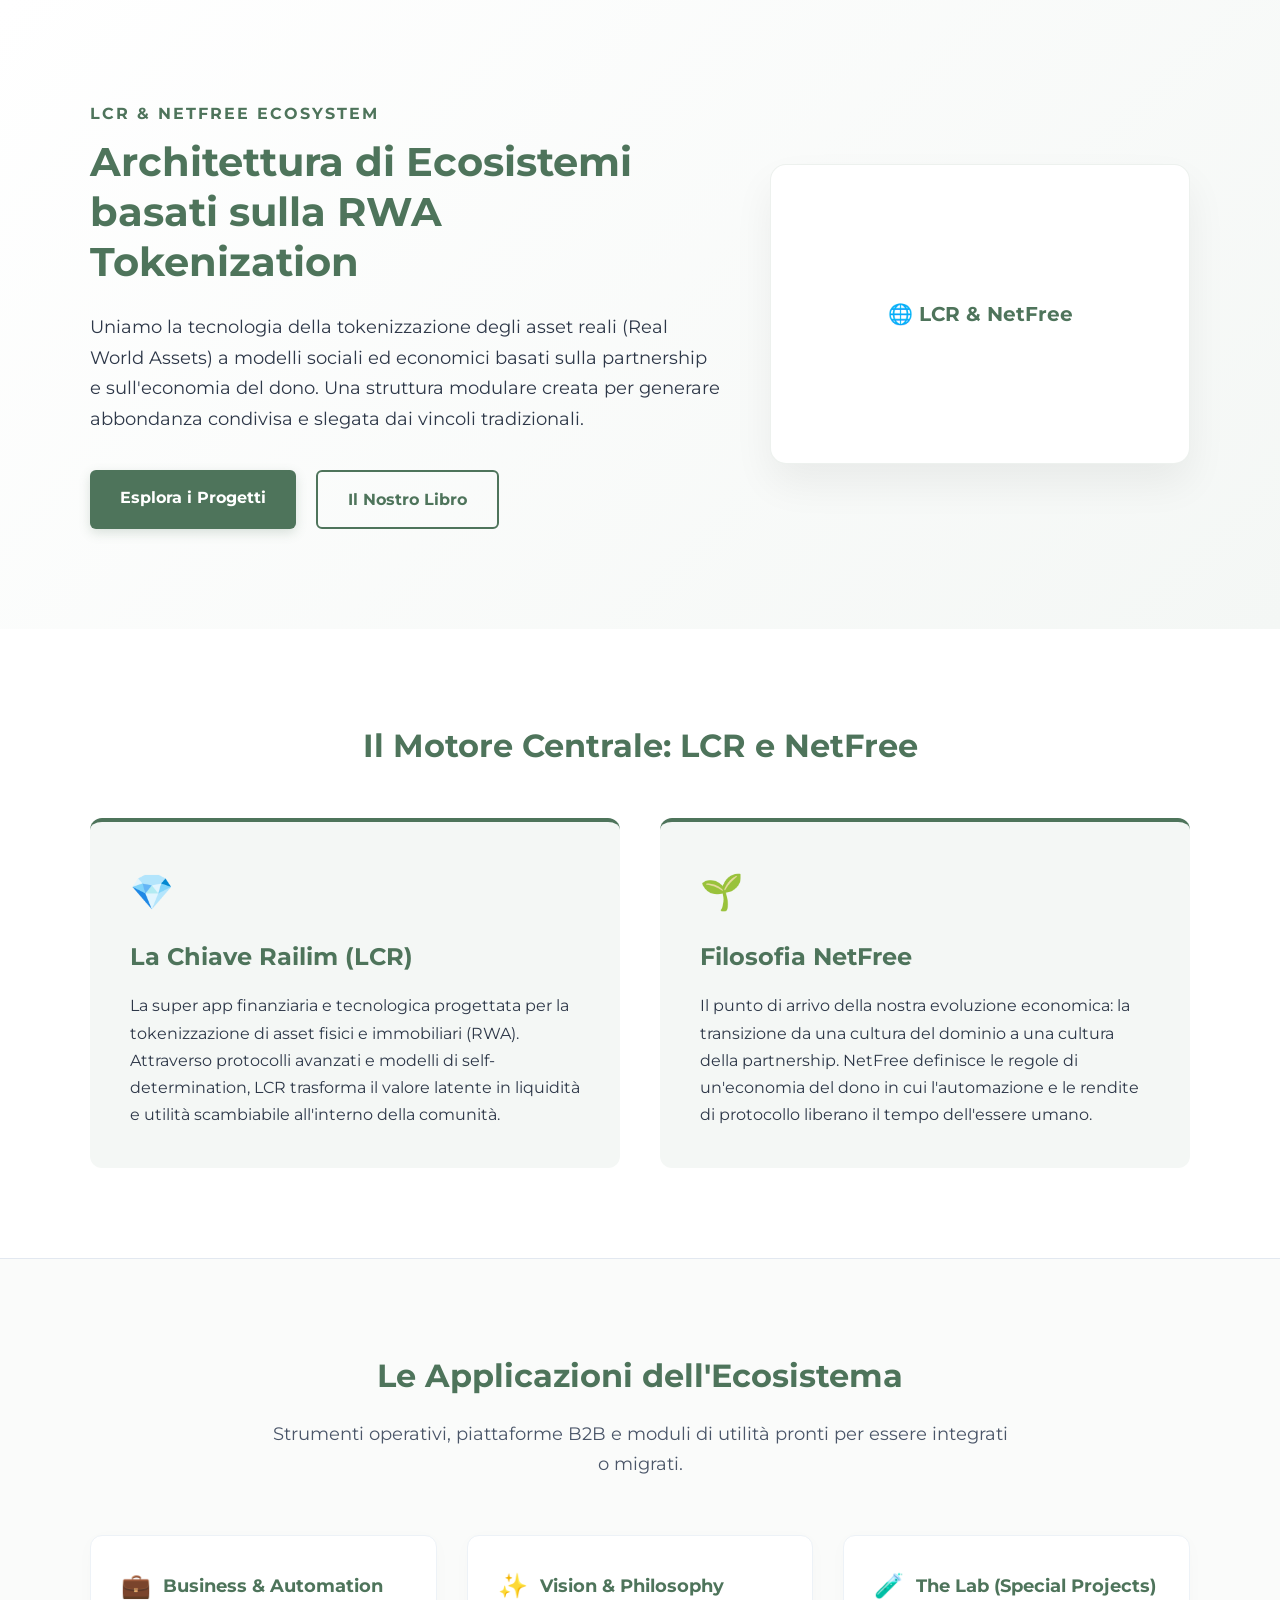
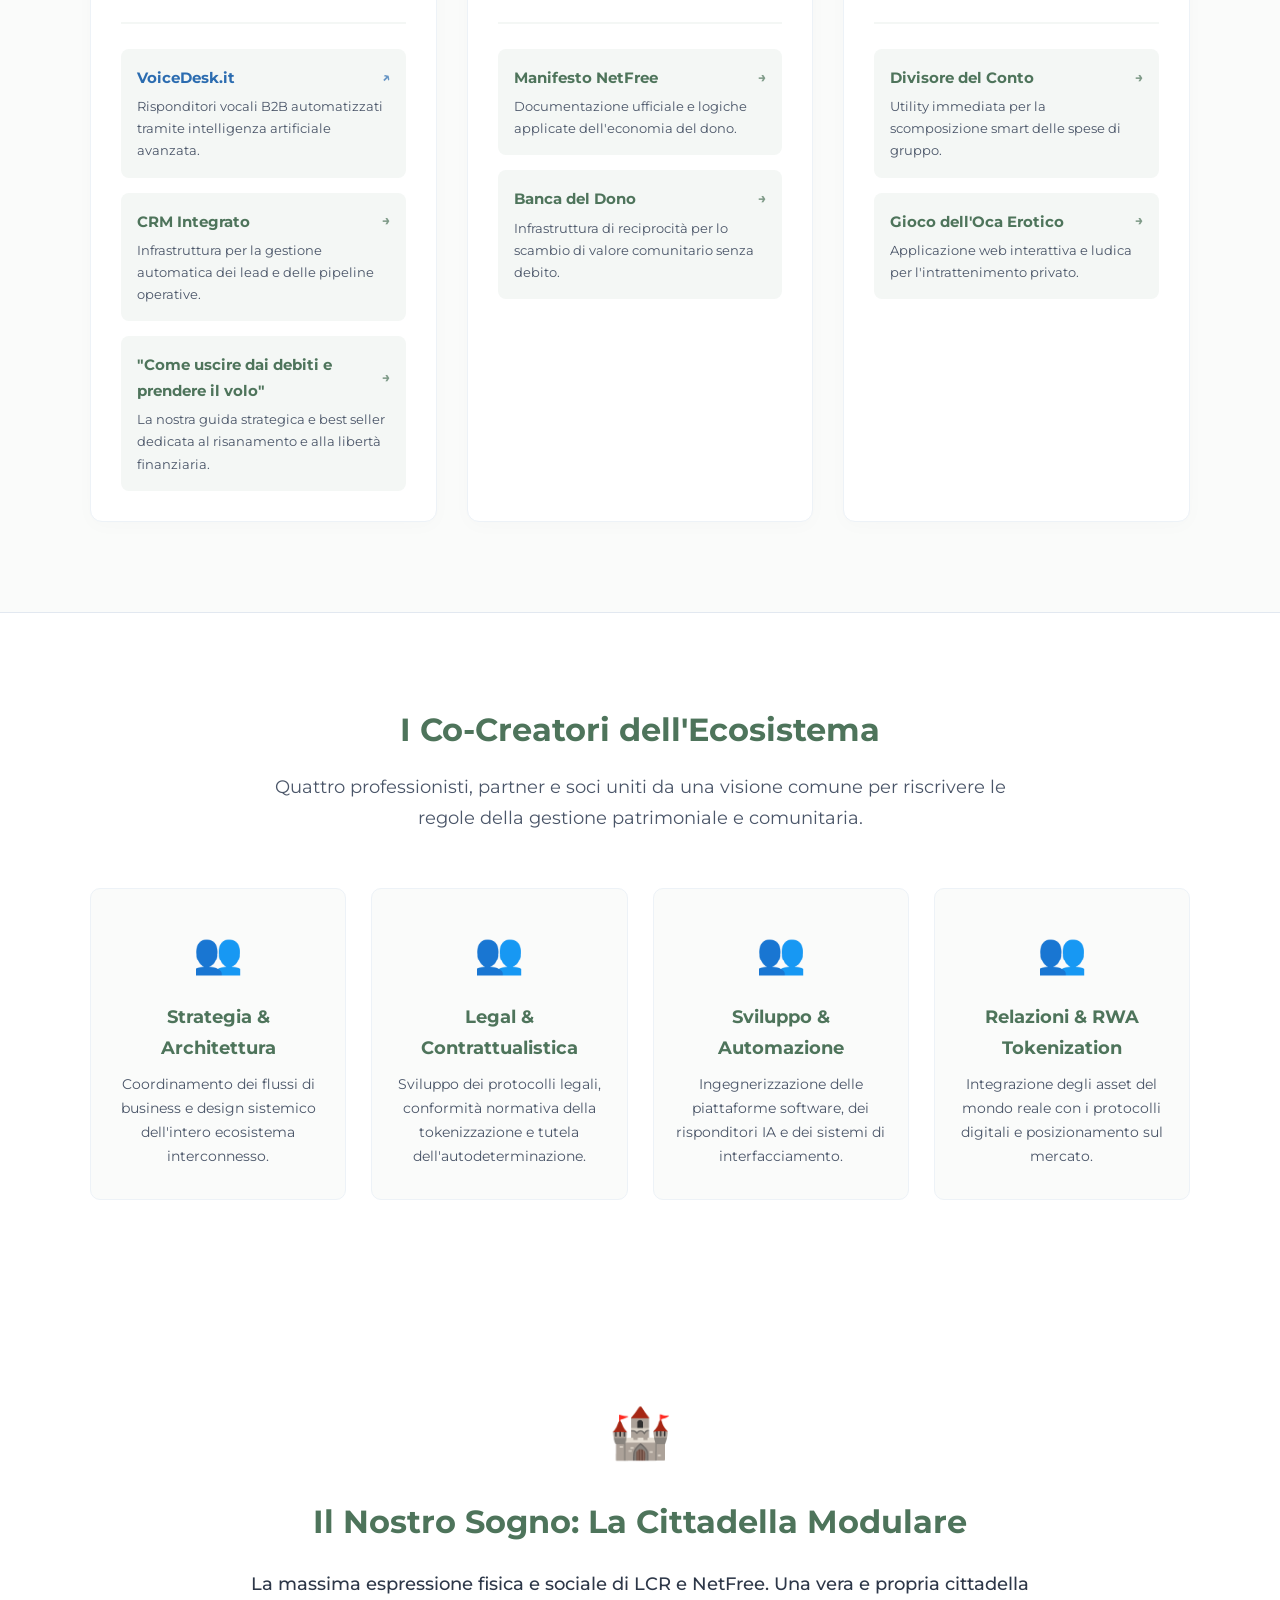
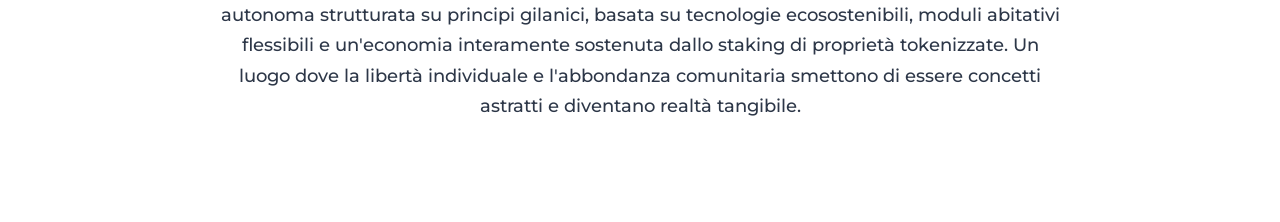
<file: index.html>
<!DOCTYPE html>
<html lang="it">
<head>
    <meta charset="UTF-8">
    <meta name="viewport" content="width=device-width, initial-scale=1.0">
    <title>Ecosistema Digitale - Tokenizzazione, Partnership & Libertà</title>
    <link rel="stylesheet" href="style.css">
    <link rel="preconnect" href="https://fonts.googleapis.com">
    <link rel="preconnect" href="https://fonts.gstatic.com" crossorigin>
    <link href="https://fonts.googleapis.com/css2?family=Montserrat:wght@400;500;600;700&display=swap" rel="stylesheet">
</head>
<body>

    <!-- HERO: L'ECOSISTEMA CENTRALE -->
    <header class="hero">
        <div class="container hero-grid">
            <div class="hero-text">
                <h3>LCR & NETFREE ECOSYSTEM</h3>
                <h1><strong>Architettura di Ecosistemi basati sulla RWA Tokenization</strong></h1>
                <p>Uniamo la tecnologia della tokenizzazione degli asset reali (Real World Assets) a modelli sociali ed economici basati sulla partnership e sull'economia del dono. Una struttura modulare creata per generare abbondanza condivisa e slegata dai vincoli tradizionali.</p>
                <div class="hero-buttons">
                    <a href="#progetti" class="btn">Esplora i Progetti</a>
                    <a href="/libro" class="btn outline">Il Nostro Libro</a>
                </div>
            </div>
            <div class="hero-image-placeholder">
                <!-- Spazio per un'immagine concettuale dell'ecosistema o del network -->
                <div class="network-graphic">🌐 LCR & NetFree</div>
            </div>
        </div>
    </header>

    <!-- IL CUORE DEL SISTEMA: LCR & NETFREE -->
    <section class="core-vision">
        <div class="container">
            <h2 class="section-title"><strong>Il Motore Centrale: LCR e NetFree</strong></h2>
            <div class="core-grid">
                <div class="core-card">
                    <span class="core-icon">💎</span>
                    <h3>La Chiave Railim (LCR)</h3>
                    <p>La super app finanziaria e tecnologica progettata per la tokenizzazione di asset fisici e immobiliari (RWA). Attraverso protocolli avanzati e modelli di self-determination, LCR trasforma il valore latente in liquidità e utilità scambiabile all'interno della comunità.</p>
                </div>
                <div class="core-card">
                    <span class="core-icon">🌱</span>
                    <h3>Filosofia NetFree</h3>
                    <p>Il punto di arrivo della nostra evoluzione economica: la transizione da una cultura del dominio a una cultura della partnership. NetFree definisce le regole di un'economia del dono in cui l'automazione e le rendite di protocollo liberano il tempo dell'essere umano.</p>
                </div>
            </div>
        </div>
    </section>

    <!-- DASHBOARD PROGETTI (L'HUB DELLE SOTTOCARTELLE) -->
    <section id="progetti" class="projects-hub">
        <div class="container">
            <h2 class="section-title"><strong>Le Applicazioni dell'Ecosistema</strong></h2>
            <p class="section-subtitle-center">Strumenti operativi, piattaforme B2B e moduli di utilità pronti per essere integrati o migrati.</p>
            
            <div class="hub-grid">
                
                <!-- BUSINESS & AUTOMATION -->
                <div class="hub-category-card">
                    <div class="category-header">
                        <span class="category-icon">💼</span>
                        <h3>Business & Automation</h3>
                    </div>
                    <ul class="project-links-list">
                        <li>
                            <a href="https://www.voicedesk.it" target="_blank" class="project-link-item external-link">
                                <strong>VoiceDesk.it <span class="arrow">↗</span></strong>
                                <p>Risponditori vocali B2B automatizzati tramite intelligenza artificiale avanzata.</p>
                            </a>
                        </li>
                        <li>
                            <a href="/crm" class="project-link-item">
                                <strong>CRM Integrato <span class="arrow">→</span></strong>
                                <p>Infrastruttura per la gestione automatica dei lead e delle pipeline operative.</p>
                            </a>
                        </li>
                        <li>
                            <a href="/libro" class="project-link-item">
                                <strong>"Come uscire dai debiti e prendere il volo" <span class="arrow">→</span></strong>
                                <p>La nostra guida strategica e best seller dedicata al risanamento e alla libertà finanziaria.</p>
                            </a>
                        </li>
                    </ul>
                </div>

                <!-- PHILOSOPHY & MANIFESTO -->
                <div class="hub-category-card">
                    <div class="category-header">
                        <span class="category-icon">✨</span>
                        <h3>Vision & Philosophy</h3>
                    </div>
                    <ul class="project-links-list">
                        <li>
                            <a href="/netfree" class="project-link-item">
                                <strong>Manifesto NetFree <span class="arrow">→</span></strong>
                                <p>Documentazione ufficiale e logiche applicate dell'economia del dono.</p>
                            </a>
                        </li>
                        <li>
                            <a href="/banca-del-dono" class="project-link-item">
                                <strong>Banca del Dono <span class="arrow">→</span></strong>
                                <p>Infrastruttura di reciprocità per lo scambio di valore comunitario senza debito.</p>
                            </a>
                        </li>
                    </ul>
                </div>

                <!-- THE LAB -->
                <div class="hub-category-card">
                    <div class="category-header">
                        <span class="category-icon">🧪</span>
                        <h3>The Lab (Special Projects)</h3>
                    </div>
                    <ul class="project-links-list">
                        <li>
                            <a href="/divisore-conto" class="project-link-item">
                                <strong>Divisore del Conto <span class="arrow">→</span></strong>
                                <p>Utility immediata per la scomposizione smart delle spese di gruppo.</p>
                            </a>
                        </li>
                        <li>
                            <a href="/gioco-oca" class="project-link-item">
                                <strong>Gioco dell'Oca Erotico <span class="arrow">→</span></strong>
                                <p>Applicazione web interattiva e ludica per l'intrattenimento privato.</p>
                            </a>
                        </li>
                    </ul>
                </div>

            </div>
        </div>
    </section>

    <!-- IL TEAM DEI CO-CREATORI -->
    <section class="team-section">
        <div class="container">
            <h2 class="section-title"><strong>I Co-Creatori dell'Ecosistema</strong></h2>
            <p class="section-subtitle-center">Quattro professionisti, partner e soci uniti da una visione comune per riscrivere le regole della gestione patrimoniale e comunitaria.</p>
            <div class="team-grid">
                <div class="team-card">
                    <div class="team-avatar">👥</div>
                    <h3>Strategia & Architettura</h3>
                    <p>Coordinamento dei flussi di business e design sistemico dell'intero ecosistema interconnesso.</p>
                </div>
                <div class="team-card">
                    <div class="team-avatar">👥</div>
                    <h3>Legal & Contrattualistica</h3>
                    <p>Sviluppo dei protocolli legali, conformità normativa della tokenizzazione e tutela dell'autodeterminazione.</p>
                </div>
                <div class="team-card">
                    <div class="team-avatar">👥</div>
                    <h3>Sviluppo & Automazione</h3>
                    <p>Ingegnerizzazione delle piattaforme software, dei risponditori IA e dei sistemi di interfacciamento.</p>
                </div>
                <div class="team-card">
                    <div class="team-avatar">👥</div>
                    <h3>Relazioni & RWA Tokenization</h3>
                    <p>Integrazione degli asset del mondo reale con i protocolli digitali e posizionamento sul mercato.</p>
                </div>
            </div>
        </div>
    </section>

    <!-- VISIONE A LUNGO TERMINE: IL SOGNO -->
    <section class="dream-vision">
        <div class="container text-center">
            <span class="dream-icon">🏰</span>
            <h2><strong>Il Nostro Sogno: La Cittadella Modulare</strong></h2>
            <p class="dream-text">La massima espressione fisica e sociale di LCR e NetFree. Una vera e propria cittadella autonoma strutturata su principi gilanici, basata su tecnologie ecosostenibili, moduli abitativi flessibili e un'economia interamente sostenuta dallo staking di proprietà tokenizzate. Un luogo dove la libertà individuale e l'abbondanza comunitaria smettono di essere concetti astratti e diventano realtà tangibile.</p>
        </div>
    </section>

</body>
</html>
</file>
<file: style.css>
/* RESET E STILI GENERALI */
* {
    margin: 0;
    padding: 0;
    box-sizing: border-box;
}

body {
    font-family: 'Montserrat', sans-serif;
    color: #2d3748;
    line-height: 1.7;
    background-color: #ffffff;
}

.container {
    max-width: 1140px;
    margin: 0 auto;
    padding: 0 20px;
}

.text-center {
    text-align: center;
}

:root {
    --primary-color: #4e745b;   /* Verde Ecosistema */
    --primary-light: #f4f7f5;   /* Grigio/Verde chiarissimo per layout puliti */
    --text-dark: #2d3748;
    --accent-blue: #2b6cb0;
}

/* BOTTONI */
.btn {
    display: inline-block;
    background-color: var(--primary-color);
    color: #fff;
    padding: 14px 30px;
    font-weight: 700;
    text-decoration: none;
    border-radius: 6px;
    border: none;
    cursor: pointer;
    font-size: 16px;
    box-shadow: 0 4px 12px rgba(78, 116, 91, 0.2);
    transition: all 0.3s ease;
}

.btn:hover {
    background-color: #3d5b47;
    transform: translateY(-2px);
}

.btn.outline {
    background: transparent;
    color: var(--primary-color);
    border: 2px solid var(--primary-color);
    box-shadow: none;
}

.btn.outline:hover {
    background: var(--primary-light);
    color: #3d5b47;
}

/* HERO */
.hero {
    padding: 100px 0;
    background: linear-gradient(135deg, #ffffff 0%, var(--primary-light) 100%);
}

.hero-grid {
    display: grid;
    grid-template-columns: 1.2fr 0.8fr;
    gap: 50px;
    align-items: center;
}

.hero-text h3 {
    color: var(--primary-color);
    font-size: 16px;
    letter-spacing: 2px;
    font-weight: 700;
    margin-bottom: 10px;
}

.hero-text h1 {
    font-size: 40px;
    line-height: 1.25;
    color: var(--primary-color);
    margin-bottom: 25px;
}

.hero-text p {
    font-size: 18px;
    color: var(--text-dark);
    margin-bottom: 35px;
}

.hero-buttons {
    display: flex;
    gap: 20px;
}

.hero-image-placeholder {
    background: #ffffff;
    height: 300px;
    border-radius: 16px;
    display: flex;
    align-items: center;
    justify-content: center;
    box-shadow: 0 20px 40px rgba(0,0,0,0.06);
    border: 1px solid rgba(78, 116, 91, 0.1);
}

.network-graphic {
    font-weight: 700;
    color: var(--primary-color);
    font-size: 20px;
}

/* IL CUORE: LCR & NETFREE */
.core-vision {
    padding: 90px 0;
    background: #ffffff;
}

.section-title {
    text-align: center;
    color: var(--primary-color);
    font-size: 32px;
    margin-bottom: 45px;
}

.core-grid {
    display: grid;
    grid-template-columns: 1fr 1fr;
    gap: 40px;
}

.core-card {
    padding: 40px;
    background: var(--primary-light);
    border-radius: 12px;
    border-top: 4px solid var(--primary-color);
}

.core-icon {
    font-size: 35px;
    display: block;
    margin-bottom: 15px;
}

.core-card h3 {
    font-size: 24px;
    color: var(--primary-color);
    margin-bottom: 15px;
}

.core-card p {
    font-size: 16px;
    color: var(--text-dark);
}

/* HUB PROGETTI (INTEGRAZIONE VOICEDESK CLICCABILE) */
.projects-hub {
    padding: 90px 0;
    background-color: #fafbfa;
    border-top: 1px solid #e2e8f0;
    border-bottom: 1px solid #e2e8f0;
}

.section-subtitle-center {
    text-align: center;
    max-width: 750px;
    margin: -30px auto 55px auto;
    font-size: 18px;
    color: #4a5568;
}

.hub-grid {
    display: grid;
    grid-template-columns: repeat(auto-fit, minmax(320px, 1fr));
    gap: 30px;
}

.hub-category-card {
    background: #ffffff;
    border-radius: 12px;
    padding: 30px;
    box-shadow: 0 4px 20px rgba(0, 0, 0, 0.02);
    border: 1px solid #edf2f7;
}

.category-header {
    display: flex;
    align-items: center;
    gap: 12px;
    margin-bottom: 25px;
    border-bottom: 2px solid var(--primary-light);
    padding-bottom: 15px;
}

.category-icon {
    font-size: 24px;
}

.category-header h3 {
    font-size: 18px;
    color: var(--primary-color);
}

.project-links-list {
    list-style: none;
    display: flex;
    flex-direction: column;
    gap: 15px;
}

.project-link-item {
    display: block;
    text-decoration: none;
    color: var(--text-dark);
    padding: 15px;
    background: var(--primary-light);
    border-radius: 8px;
    border: 1px solid transparent;
    transition: all 0.2s ease;
}

.project-link-item:hover {
    border-color: var(--primary-color);
    background: #ffffff;
    box-shadow: 0 4px 15px rgba(78, 116, 91, 0.1);
}

.project-link-item.external-link:hover {
    border-color: var(--accent-blue);
    box-shadow: 0 4px 15px rgba(43, 108, 176, 0.1);
}

.project-link-item strong {
    display: flex;
    justify-content: space-between;
    align-items: center;
    font-size: 15px;
    color: var(--primary-color);
    margin-bottom: 5px;
}

.project-link-item.external-link strong {
    color: var(--accent-blue);
}

.arrow {
    font-size: 14px;
    opacity: 0.7;
}

.project-link-item p {
    font-size: 13px;
    color: #4a5568;
}

/* SEZIONE TEAM */
.team-section {
    padding: 90px 0;
    background: #ffffff;
}

.team-grid {
    display: grid;
    grid-template-columns: repeat(auto-fit, minmax(240px, 1fr));
    gap: 25px;
}

.team-card {
    text-align: center;
    padding: 30px 20px;
    border: 1px solid #edf2f7;
    border-radius: 10px;
    background: #fafbfa;
}

.team-avatar {
    font-size: 40px;
    margin-bottom: 15px;
}

.team-card h3 {
    font-size: 18px;
    color: var(--primary-color);
    margin-bottom: 10px;
}

.team-card p {
    font-size: 14px;
    color: #4a5568;
}

/* IL SOGNO: LA CITTADELLA */
.dream-vision {
    background-image: linear-gradient(rgba(244, 247, 245, 0.95), rgba(244, 247, 245, 0.95)), url('https://dariocolognese.it/wp-content/uploads/2022/10/debiti.jpg');
    background-size: cover;
    background-position: center;
    background-attachment: fixed;
    padding: 100px 0;
}

.dream-icon {
    font-size: 50px;
    display: block;
    margin-bottom: 20px;
}

.dream-vision h2 {
    color: var(--primary-color);
    font-size: 32px;
    margin-bottom: 20px;
}

.dream-text {
    font-size: 18px;
    max-width: 850px;
    margin: 0 auto;
    font-weight: 500;
    color: var(--text-dark);
}

/* RESPONSIVE DESIGN */
@media (max-width: 768px) {
    .hero-grid, .core-grid, .hub-grid, .team-grid {
        grid-template-columns: 1fr;
    }
    
    .hero-text {
        text-align: center;
    }
    
    .hero-buttons {
        justify-content: center;
    }
    
    .hero-image-placeholder {
        margin-top: 30px;
    }
    
    .hero-text h1 {
        font-size: 30px;
    }
}
</file>
